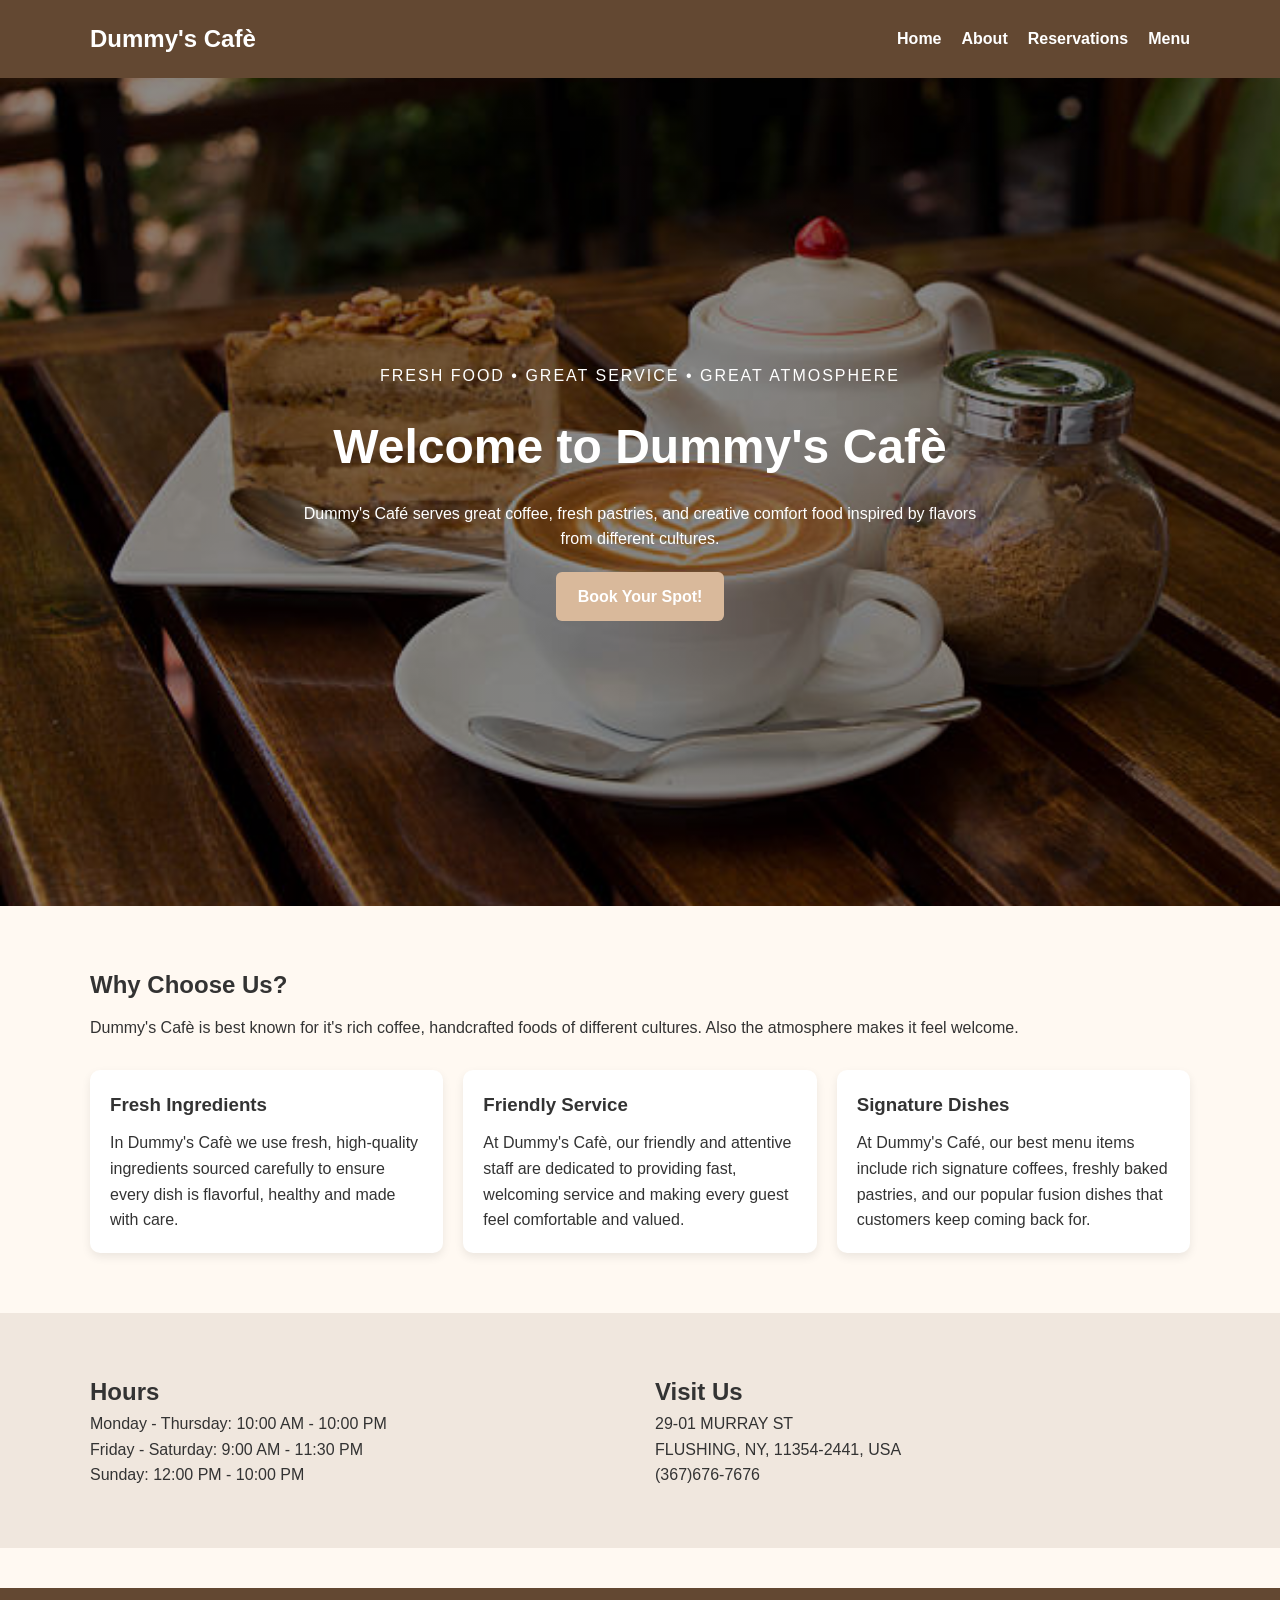
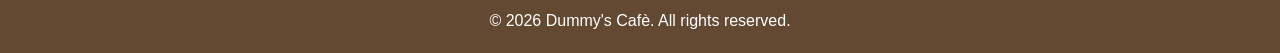
<file: index.html>
<!DOCTYPE html>
<html lang="en">
<head>
<meta charset="UTF-8">
<meta name="viewport" content="width=device-width, initial-scale=1.0">
<title>Restaurant Name | Home</title>




<!-- CHANGE NEEDED:
     Link your CSS file below.
     W3Schools search: HTML link CSS -->
<link rel="stylesheet" href="style.css">
</head>
<body>




<!--
  WHEN THIS PAGE IS WORKING:
  Students should see a dark navigation bar at the top,
  then a large hero image with text and a button in the center,
  then a short welcome section below.
-->




<header class="site-header">
  <nav class="navbar">
    <!-- CHANGE NEEDED:
         Replace "Restaurant Name" with your business name -->
    <h1 class="logo">Dummy's Cafè</h1>




    <!-- CHANGE NEEDED:
         Make sure each link goes to the correct page.
         W3Schools search: HTML links -->
    <ul class="nav-links">
      <li><a href="index.html">Home</a></li>
      <li><a href="about.html">About</a></li>
      <li><a href="reservations.html">Reservations</a></li>
       <li><a href="menu.html">Menu</a></li>
    </ul>
  </nav>
</header>




<main>




  <!--
    HERO SECTION
    WHEN THIS SECTION IS WORKING:
    A large background image should fill most of the screen.
    There should be text on top of the image and a button below the text.




    CHANGE NEEDED:
    - Update the heading
    - Update the paragraph
    - Add your own hero image in the CSS file
    W3Schools search:
    - CSS background image
    - CSS background size
  -->
  <section class="hero">
    <div class="hero-text">
      <p class="tagline">Fresh Food • Great Service • Great Atmosphere</p>
      <h2>Welcome to Dummy's Cafè</h2>
      <p>Dummy's Café serves great coffee, fresh pastries, and creative comfort food inspired by flavors from different cultures.</p>




     




      <!-- CHANGE NEEDED:
           This button should take users to the reservations page -->
      <a href="reservations.html" class="btn">Book Your Spot!</a>
    </div>
  </section>




  <!--
    INTRO SECTION
    WHEN THIS SECTION IS WORKING:
    There should be a clean section under the hero with a heading,
    a short paragraph, and 3 simple boxes describing the restaurant.
  -->
  <section class="content-section">
    <div class="container">
      <h2>Why Choose Us?</h2>
      <p class="section-intro">
       Dummy's Cafè is best known for it's rich coffee, handcrafted foods of different cultures. Also the atmosphere makes it feel welcome.
      </p>




      <!-- CHANGE NEEDED:
           Replace these 3 boxes with your own ideas.
           W3Schools search:
           - CSS flexbox
           - CSS box shadow -->
      <div class="card-row">
        <div class="info-card">
          <h3>Fresh Ingredients</h3>
          <p>In Dummy's Cafè we use fresh, high-quality ingredients sourced carefully to ensure every dish is flavorful, healthy and made with care.</p>
        </div>




        <div class="info-card">
          <h3>Friendly Service</h3>
          <p>At Dummy's Cafè, our friendly and attentive staff are dedicated to providing fast, welcoming service and making every guest feel comfortable and valued.</p>
        </div>




        <div class="info-card">
          <h3>Signature Dishes</h3>
          <p>At Dummy's Café, our best menu items include rich signature coffees, freshly baked pastries, and our popular fusion dishes that customers keep coming back for.
</p>
        </div>
      </div>
    </div>
  </section>




  <!--
    HOURS SECTION
    WHEN THIS SECTION IS WORKING:
    Users should see business hours and location information in a clean layout.
  -->
  <section class="content-section alt-section">
    <div class="container two-column">
      <div>
        <h2>Hours</h2>
        <!-- CHANGE NEEDED:
             Update these hours if needed -->
        <p>Monday - Thursday: 10:00 AM - 10:00 PM</p>
        <p>Friday - Saturday: 9:00 AM - 11:30 PM</p>
        <p>Sunday: 12:00 PM - 10:00 PM</p>
      </div>




      <div>
        <h2>Visit Us</h2>
        <!-- CHANGE NEEDED:
             Replace with your address and phone number -->
        <p>29-01 MURRAY ST </p>
        <p>FLUSHING, NY, 11354-2441, USA</p>
        <p>(367)676-7676 </p>
      </div>
    </div>
  </section>




</main>




<footer class="site-footer">
  <!-- CHANGE NEEDED:
       Replace with your restaurant name -->
  <p>&copy; 2026 Dummy's Cafè. All rights reserved.</p>
</footer>




</body>
</html>
</file>
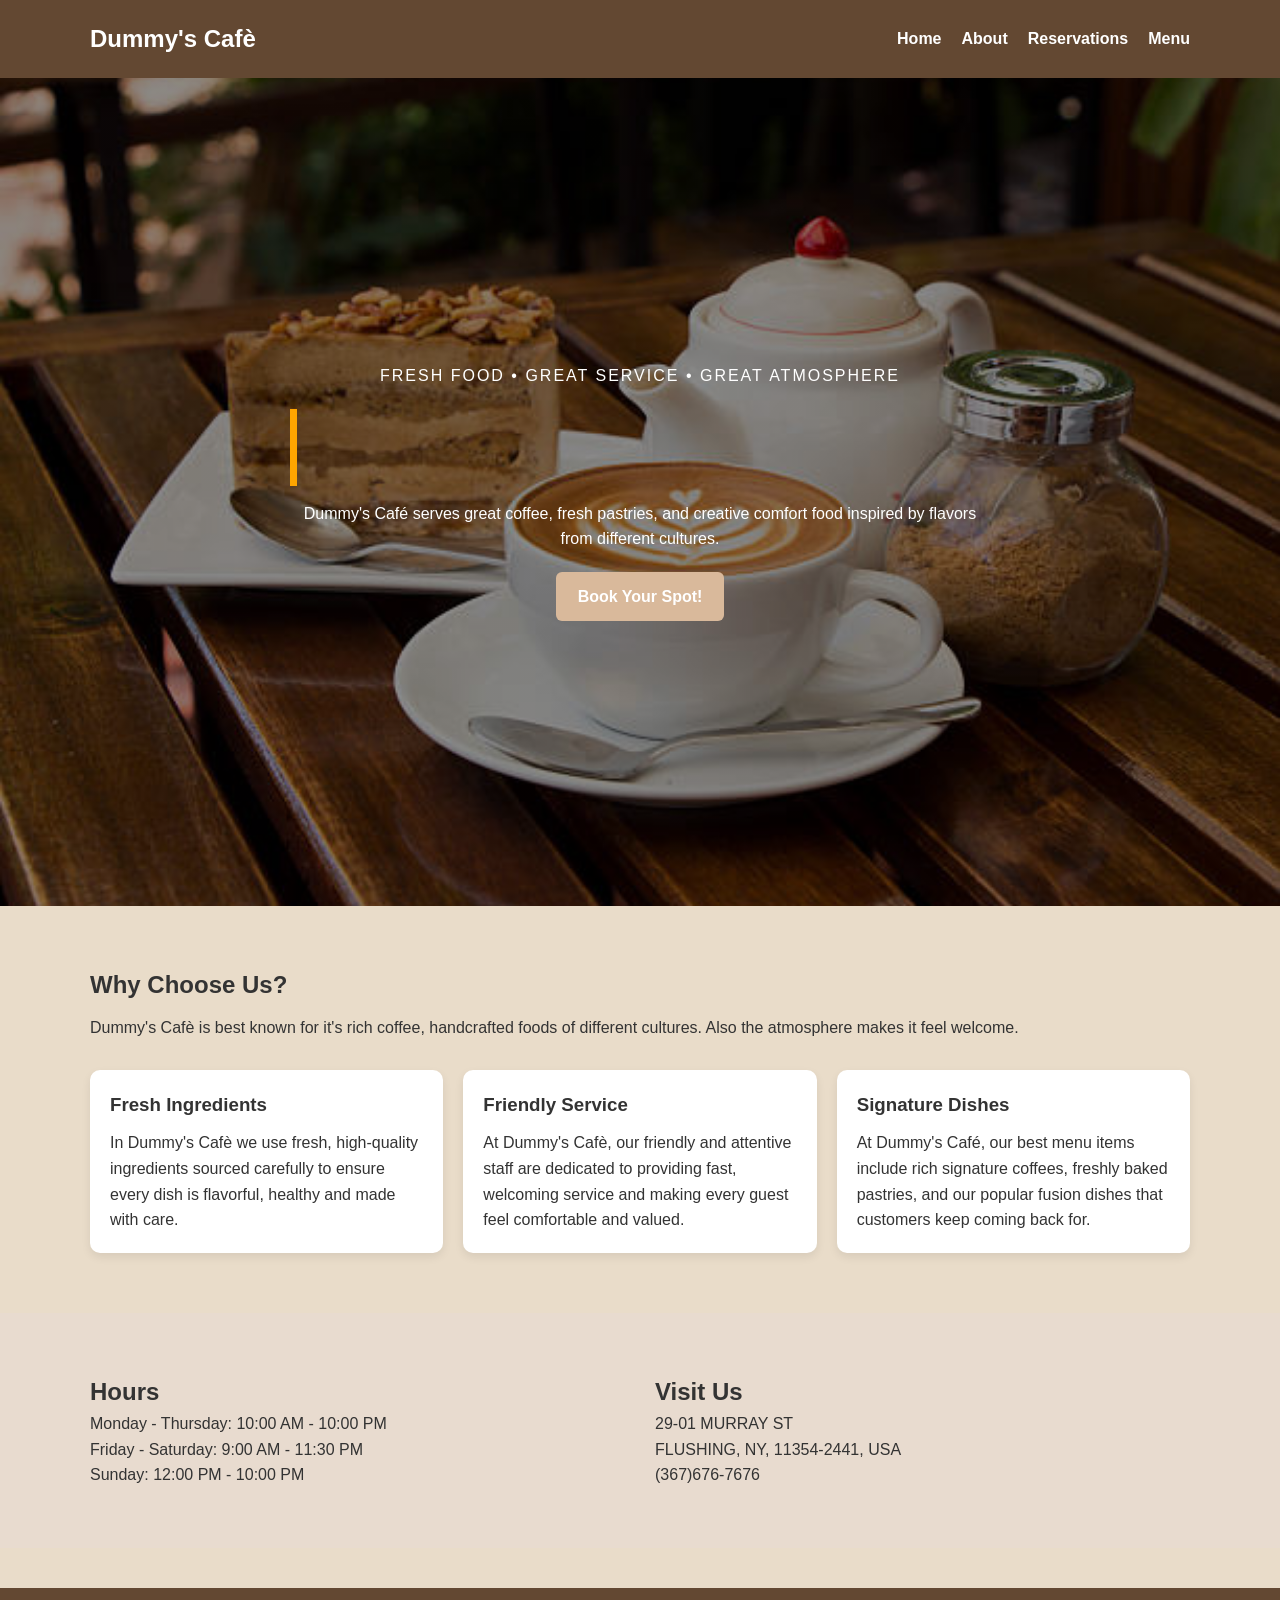
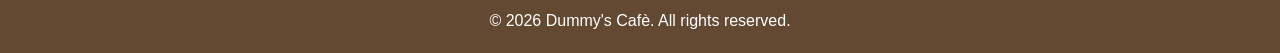
<file: Resturant project/index.html>
<!DOCTYPE html>
<html lang="en">
<head>
<meta charset="UTF-8">
<meta name="viewport" content="width=device-width, initial-scale=1.0">
<title>Restaurant Name | Home</title>




<!-- CHANGE NEEDED:
     Link your CSS file below.
     W3Schools search: HTML link CSS -->
<link rel="stylesheet" href="style.css">
</head>
<body>




<!--
  WHEN THIS PAGE IS WORKING:
  Students should see a dark navigation bar at the top,
  then a large hero image with text and a button in the center,
  then a short welcome section below.
-->




<header class="site-header">
  <nav class="navbar">
    <!-- CHANGE NEEDED:
         Replace "Restaurant Name" with your business name -->
    <h1 class="logo">Dummy's Cafè</h1>




    <!-- CHANGE NEEDED:
         Make sure each link goes to the correct page.
         W3Schools search: HTML links -->
    <ul class="nav-links">
      <li><a href="index.html">Home</a></li>
      <li><a href="about.html">About</a></li>
      <li><a href="reservations.html">Reservations</a></li>
       <li><a href="menu.html">Menu</a></li>
    </ul>
  </nav>
</header>




<main>




  <!--
    HERO SECTION
    WHEN THIS SECTION IS WORKING:
    A large background image should fill most of the screen.
    There should be text on top of the image and a button below the text.




    CHANGE NEEDED:
    - Update the heading
    - Update the paragraph
    - Add your own hero image in the CSS file
    W3Schools search:
    - CSS background image
    - CSS background size
  -->
  <section class="hero">
    <div class="hero-text">
      <p class="tagline">Fresh Food • Great Service • Great Atmosphere</p>
      <h2 class="typewriter">Welcome to Dummy's Cafè</h2>
      <p>Dummy's Café serves great coffee, fresh pastries, and creative comfort food inspired by flavors from different cultures.</p>




     




      <!-- CHANGE NEEDED:
           This button should take users to the reservations page -->
      <a href="reservations.html" class="btn">Book Your Spot!</a>
    </div>
  </section>




  <!--
    INTRO SECTION
    WHEN THIS SECTION IS WORKING:
    There should be a clean section under the hero with a heading,
    a short paragraph, and 3 simple boxes describing the restaurant.
  -->
  <section class="content-section">
    <div class="container">
      <h2>Why Choose Us?</h2>
      <p class="section-intro">
       Dummy's Cafè is best known for it's rich coffee, handcrafted foods of different cultures. Also the atmosphere makes it feel welcome.
      </p>




      <!-- CHANGE NEEDED:
           Replace these 3 boxes with your own ideas.
           W3Schools search:
           - CSS flexbox
           - CSS box shadow -->
      <div class="card-row">
        <div class="info-card">
          <h3>Fresh Ingredients</h3>
          <p>In Dummy's Cafè we use fresh, high-quality ingredients sourced carefully to ensure every dish is flavorful, healthy and made with care.</p>
        </div>




        <div class="info-card">
          <h3>Friendly Service</h3>
          <p>At Dummy's Cafè, our friendly and attentive staff are dedicated to providing fast, welcoming service and making every guest feel comfortable and valued.</p>
        </div>




        <div class="info-card">
          <h3>Signature Dishes</h3>
          <p>At Dummy's Café, our best menu items include rich signature coffees, freshly baked pastries, and our popular fusion dishes that customers keep coming back for.
</p>
        </div>
      </div>
    </div>
  </section>




  <!--
    HOURS SECTION
    WHEN THIS SECTION IS WORKING:
    Users should see business hours and location information in a clean layout.
  -->
  <section class="content-section alt-section">
    <div class="container two-column">
      <div>
        <h2>Hours</h2>
        <!-- CHANGE NEEDED:
             Update these hours if needed -->
        <p>Monday - Thursday: 10:00 AM - 10:00 PM</p>
        <p>Friday - Saturday: 9:00 AM - 11:30 PM</p>
        <p>Sunday: 12:00 PM - 10:00 PM</p>
      </div>




      <div>
        <h2>Visit Us</h2>
        <!-- CHANGE NEEDED:
             Replace with your address and phone number -->
        <p>29-01 MURRAY ST </p>
        <p>FLUSHING, NY, 11354-2441, USA</p>
        <p>(367)676-7676 </p>
      </div>
    </div>
  </section>




</main>




<footer class="site-footer">
  <!-- CHANGE NEEDED:
       Replace with your restaurant name -->
  <p>&copy; 2026 Dummy's Cafè. All rights reserved.</p>
</footer>




</body>
</html>
</file>
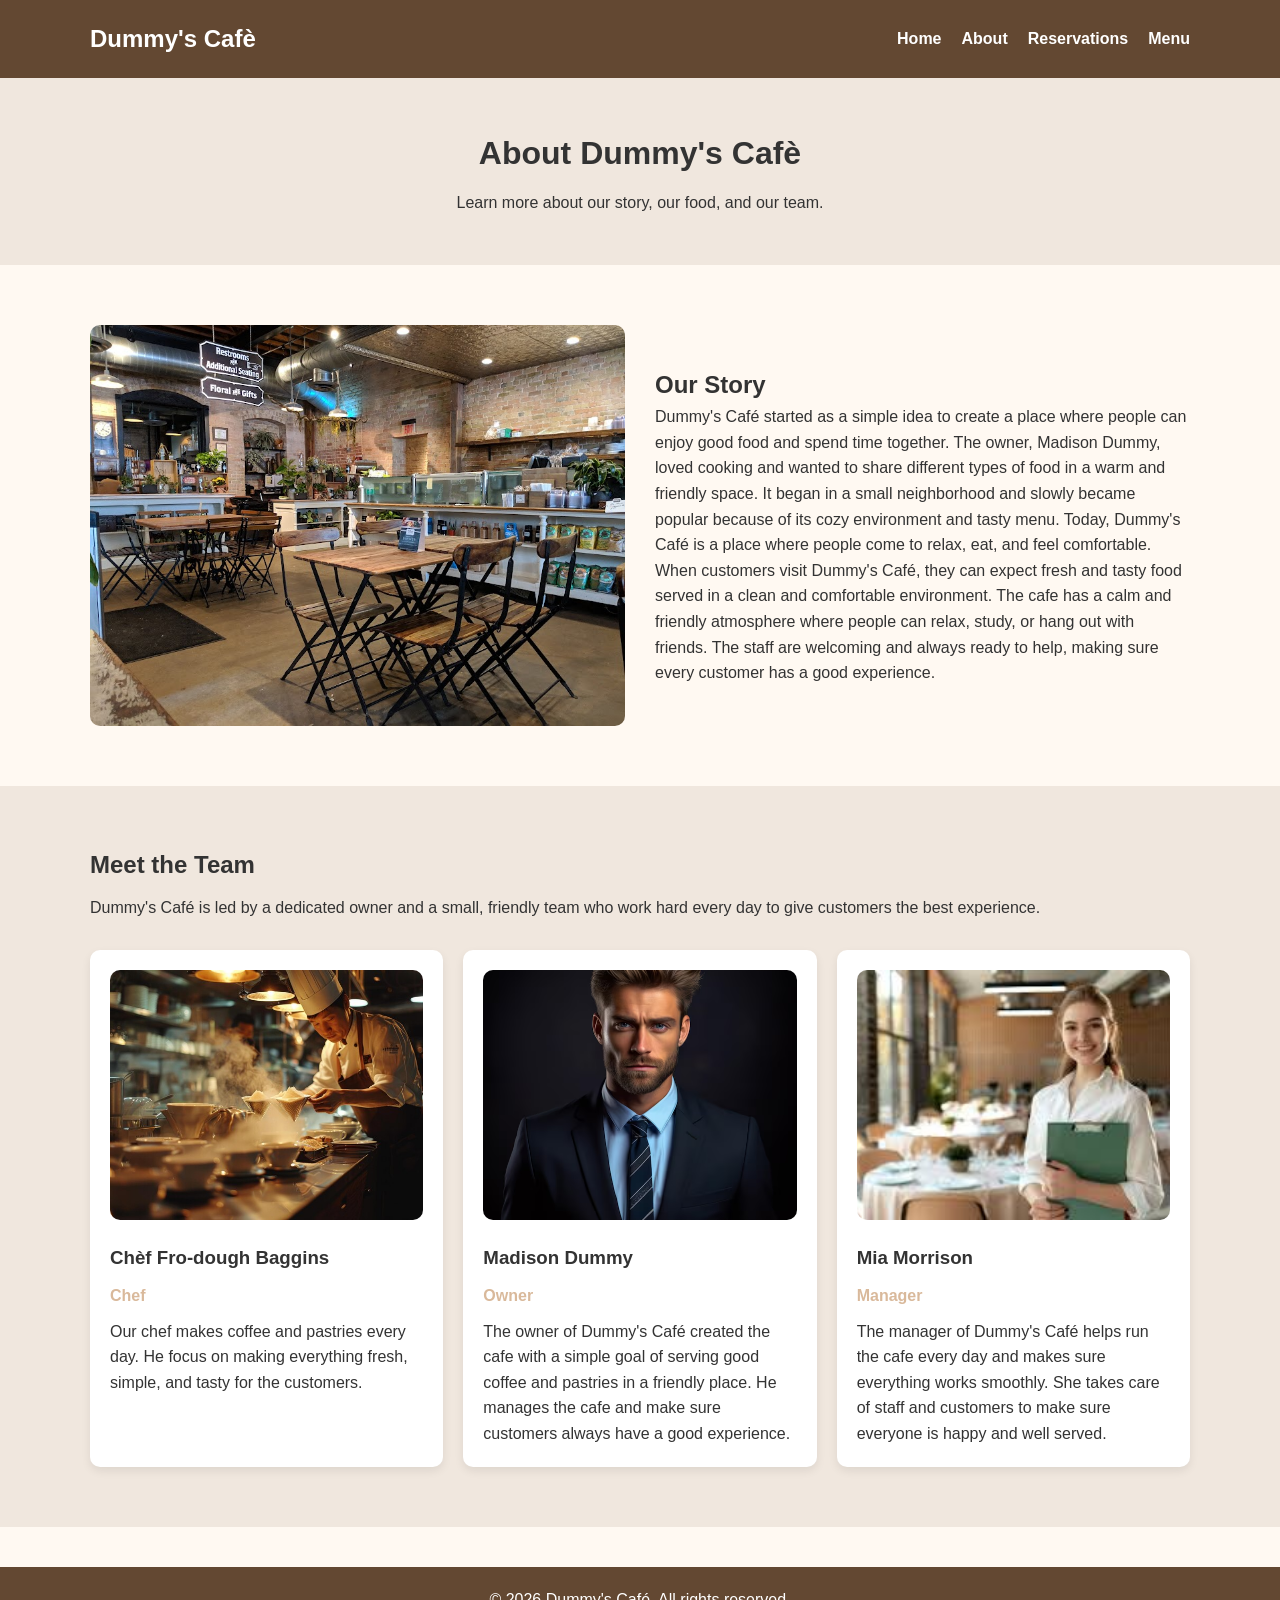
<file: about.html>
<!DOCTYPE html>
<html lang="en">
<head>
<meta charset="UTF-8">
<meta name="viewport" content="width=device-width, initial-scale=1.0">
<title>Restaurant Name | About</title>
<link rel="stylesheet" href="style.css">
</head>
<body>




<!--
  WHEN THIS PAGE IS WORKING:
  Students should see the same navigation at the top,
  then a page heading, then a section with a restaurant photo and story,
  then a section introducing team members.
-->




<header class="site-header">
  <nav class="navbar">
    <h1 class="logo">Dummy's Cafè</h1>
    <ul class="nav-links">
      <li><a href="index.html">Home</a></li>
      <li><a href="about.html">About</a></li>
      <li><a href="reservations.html">Reservations</a></li>
       <li><a href="menu.html">Menu</a></li>
    </ul>
  </nav>
</header>




<main>




  <!--
    PAGE BANNER
    WHEN THIS SECTION IS WORKING:
    This should look like a simple heading area at the top of the page.
  -->
  <section class="page-banner">
    <div class="container">
      <h2>About Dummy's Cafè</h2>
      <p>Learn more about our story, our food, and our team.</p>
    </div>
  </section>




  <!--
    STORY SECTION
    WHEN THIS SECTION IS WORKING:
    There should be an image on one side and text on the other side.
    On smaller screens, the image and text may stack vertically.




    CHANGE NEEDED:
    - Add your own restaurant image
    - Replace the story text
    W3Schools search:
    - HTML images
    - HTML alt attribute
  -->
  <section class="content-section">
    <div class="container two-column">
      <div>
        <img src="resturant.jpg" alt="Photo of the restaurant" class="about-image">
      </div>




      <div>
        <h2>Our Story</h2>
        <p>
          Dummy's Café started as a simple idea to create a place where people can enjoy good food and spend time together. The owner, Madison Dummy, loved cooking and wanted to share different types of food in a warm and friendly space. It began in a small neighborhood and slowly became popular because of its cozy environment and tasty menu. Today, Dummy's Café is a place where people come to relax, eat, and feel comfortable.
        </p>
        <p>
          When customers visit Dummy's Café, they can expect fresh and tasty food served in a clean and comfortable environment. The cafe has a calm and friendly atmosphere where people can relax, study, or hang out with friends. The staff are welcoming and always ready to help, making sure every customer has a good experience.
        </p>
      </div>
    </div>
  </section>




  <!--
    TEAM SECTION
    WHEN THIS SECTION IS WORKING:
    There should be 2 or 3 boxes showing team members.
    Each box should have an image, a name, a role, and a short description.




    CHANGE NEEDED:
    - Replace names
    - Replace roles
    - Replace text
    - Add your own team images
    W3Schools search:
    - CSS border radius
    - CSS object fit
  -->
  <section class="content-section alt-section">
    <div class="container">
      <h2>Meet the Team</h2>
      <p class="section-intro">
        Dummy's Café is led by a dedicated owner and a small, friendly team who work hard every day to give customers the best experience.
      </p>




      <div class="card-row">
        <div class="team-card">
          <img src="che.jpg" alt="Photo of head chef" class="team-image">
          <h3>Chèf Fro-dough Baggins</h3>
          <p class="role">Chef</p>
          <p>Our chef makes coffee and pastries every day. He focus on making everything fresh, simple, and tasty for the customers.</p>
        </div>




        <div class="team-card">
          <img src="owner.avif" alt="Photo of restaurant owner" class="team-image">
          <h3>Madison Dummy</h3>
          <p class="role">Owner</p>
          <p>The owner of Dummy's Café created the cafe with a simple goal of serving good coffee and pastries in a friendly place. He manages the cafe and make sure customers always have a good experience.</p>
        </div>




        <div class="team-card">
          <img src="manager.jpeg" alt="Photo of manager" class="team-image">
          <h3>Mia Morrison</h3>
          <p class="role">Manager</p>
          <p>The manager of Dummy's Café helps run the cafe every day and makes sure everything works smoothly. She takes care of staff and customers to make sure everyone is happy and well served.</p>
        </div>
      </div>
    </div>
  </section>




</main>




<footer class="site-footer">
  <p>&copy; 2026 Dummy's Café. All rights reserved.</p>
</footer>




</body>
</file>
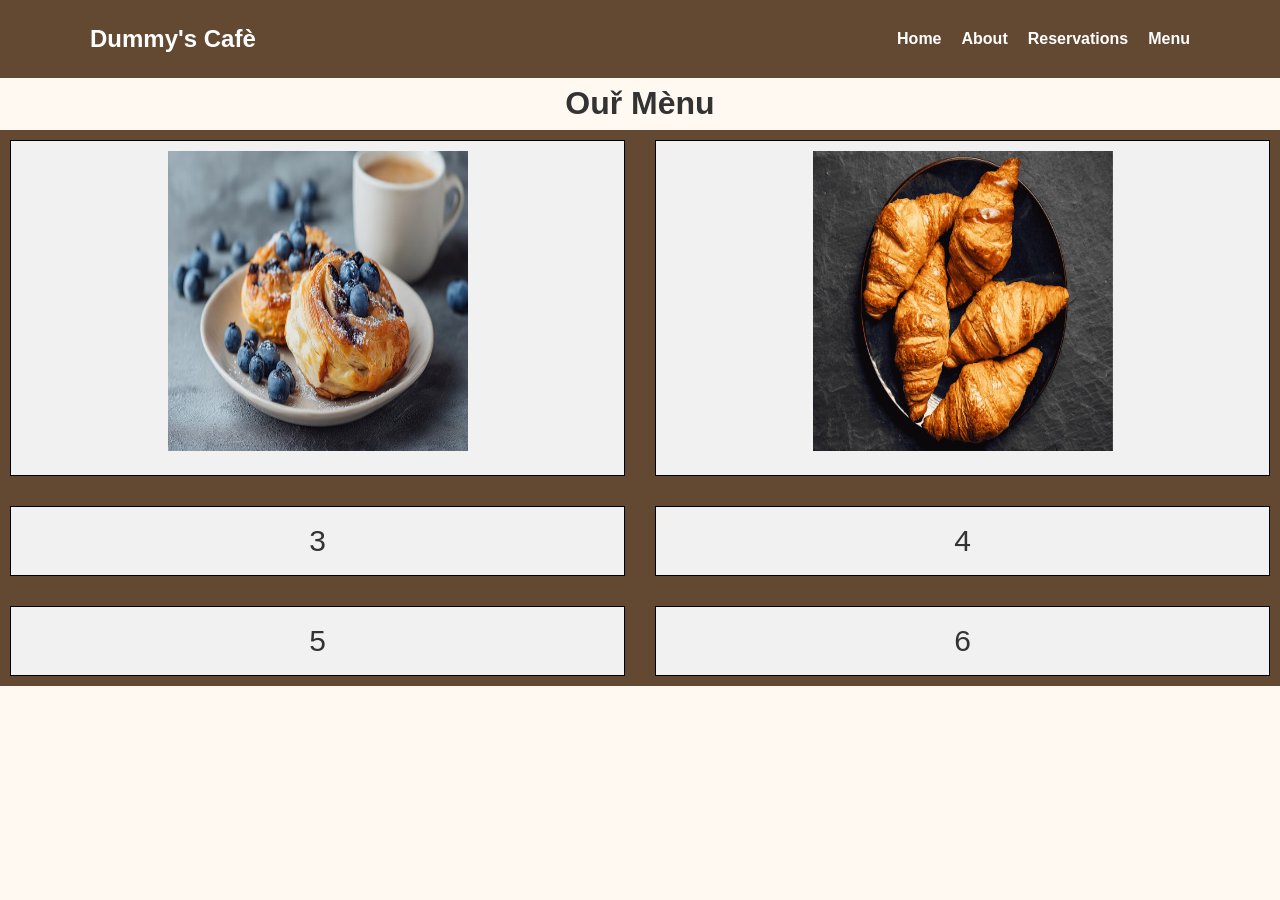
<file: menu.html>
<!DOCTYPE html>
<html lang="en">
<head>
<meta charset="UTF-8">
<meta name="viewport" content="width=device-width, initial-scale=1.0">
<title>Dummy's Cafè | Menu</title>
<link rel="stylesheet" href="style.css">
</head>
<body>








<header class="site-header">
  <nav class="navbar">
    <h1 class="logo">Dummy's Cafè</h1>
    <ul class="nav-links">
      <li><a href="index.html">Home</a></li>
      <li><a href="about.html">About</a></li>
      <li><a href="reservations.html">Reservations</a></li>
      <li><a href="menu.html">Menu</a></li>
    </ul>
  </nav>
</header>


<h1 class="menu1">Ouř Mènu</h1>


<div class="container-grid">
 <div><img class="dan" src="danish.jpg" alt="danish image"></div>
 <div><img class="croi" src="Croissants-article.png" alt="croissant image"></div>
 <div>3</div>
 <div>4</div>
 <div>5</div>
 <div>6</div>
</div>




<!--<footer class="site-footer">
   CHANGE NEEDED:
       Replace with your restaurant name
  <p>&copy; 2026 Dummy's Cafè. All rights reserved.</p>
</footer>-->
</file>
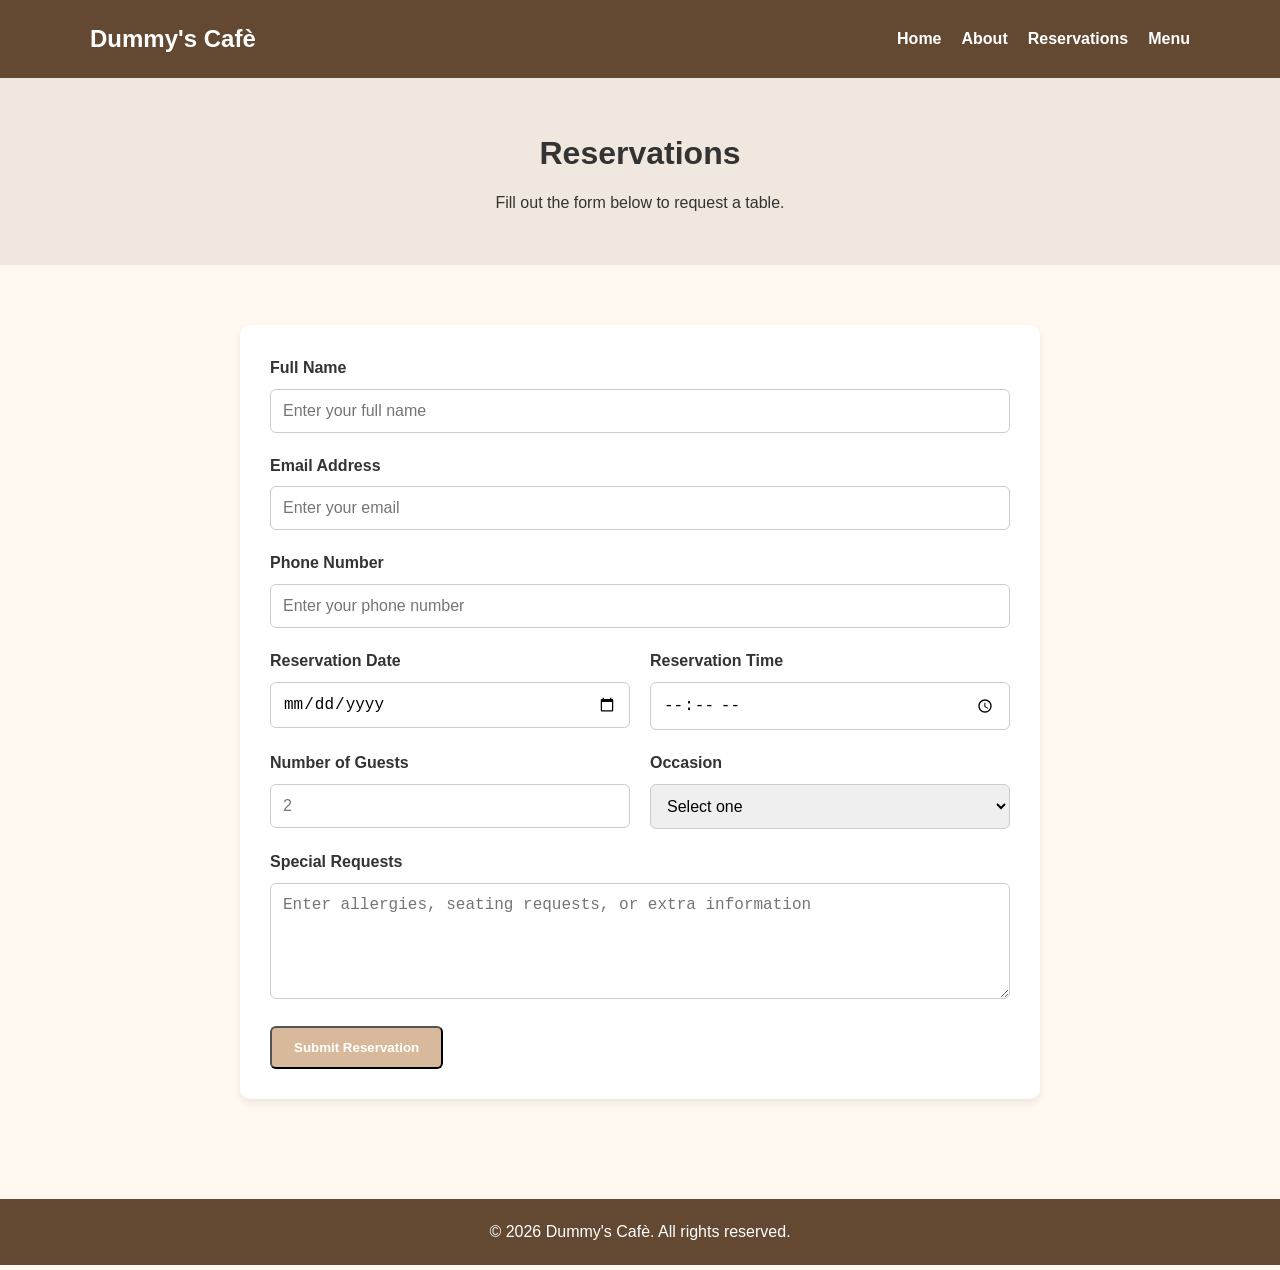
<file: reservations.html>
<!DOCTYPE html>
<html lang="en">
<head>
<meta charset="UTF-8">
<meta name="viewport" content="width=device-width, initial-scale=1.0">
<title>Restaurant Name | Reservations</title>
<link rel="stylesheet" href="style.css">
</head>
<body>




<!--
  WHEN THIS PAGE IS WORKING:
  Students should see a heading and a clean form in the middle of the page.
  The form will NOT actually send data anywhere yet.
  It is only being used to practice HTML forms and CSS styling.
-->




<header class="site-header">
  <nav class="navbar">
    <h1 class="logo">Dummy's Cafè</h1>
    <ul class="nav-links">
      <li><a href="index.html">Home</a></li>
      <li><a href="about.html">About</a></li>
      <li><a href="reservations.html">Reservations</a></li>
       <li><a href="menu.html">Menu</a></li>
    </ul>
  </nav>
</header>




<main>




  <section class="page-banner">
    <div class="container">
      <h2>Reservations</h2>
      <p>Fill out the form below to request a table.</p>
    </div>
  </section>




  <!--
    FORM SECTION
    WHEN THIS SECTION IS WORKING:
    Students should see labeled input boxes with enough spacing between them.




    CHANGE NEEDED:
    Students should check that every label matches an input.
    W3Schools search:
    - HTML forms
    - HTML input types
    - HTML label
    - HTML textarea
    - HTML required
  -->
  <section class="content-section">
    <div class="container form-container">




      <form class="reservation-form" action="#" method="get">




        <div class="form-group">
          <label for="fullname">Full Name</label>
          <input type="text" id="fullname" name="fullname" placeholder="Enter your full name" required>
        </div>




        <div class="form-group">
          <label for="email">Email Address</label>




          <!--
            CHANGE NEEDED:
            Keep type="email" here.
            Students should research why email is better than text.
            W3Schools search: HTML input email
          -->
          <input type="email" id="email" name="email" placeholder="Enter your email" required>
        </div>




        <div class="form-group">
          <label for="phone">Phone Number</label>
          <input type="tel" id="phone" name="phone" placeholder="Enter your phone number" required>
        </div>




        <div class="form-row">
          <div class="form-group">
            <label for="date">Reservation Date</label>
            <input type="date" id="date" name="date" required>
          </div>




          <div class="form-group">
            <label for="time">Reservation Time</label>
            <input type="time" id="time" name="time" required>
          </div>
        </div>




        <div class="form-row">
          <div class="form-group">
            <label for="guests">Number of Guests</label>




            <!--
              CHANGE NEEDED:
              Students should research min and max attributes.
              W3Schools search:
              - HTML input number
              - HTML min max
            -->
            <input type="number" id="guests" name="guests" min="1" max="12" placeholder="2" required>
          </div>




          <div class="form-group">
            <label for="occasion">Occasion</label>




            <!--
              CHANGE NEEDED:
              Students may add more options here.
              W3Schools search:
              - HTML select
              - HTML option
            -->
            <select id="occasion" name="occasion">
              <option value="">Select one</option>
              <option value="birthday">Birthday</option>
              <option value="anniversary">Anniversary</option>
              <option value="family">Family Dinner</option>
              <option value="date-night">Date Night</option>
            </select>
          </div>
        </div>




        <div class="form-group">
          <label for="notes">Special Requests</label>
          <textarea id="notes" name="notes" rows="5" placeholder="Enter allergies, seating requests, or extra information"></textarea>
        </div>




        <button type="submit" class="btn">Submit Reservation</button>
      </form>




    </div>
  </section>




</main>




<footer class="site-footer">
  <p>&copy; 2026 Dummy's Cafè. All rights reserved.</p>
</footer>




</body>
</html>
</file>
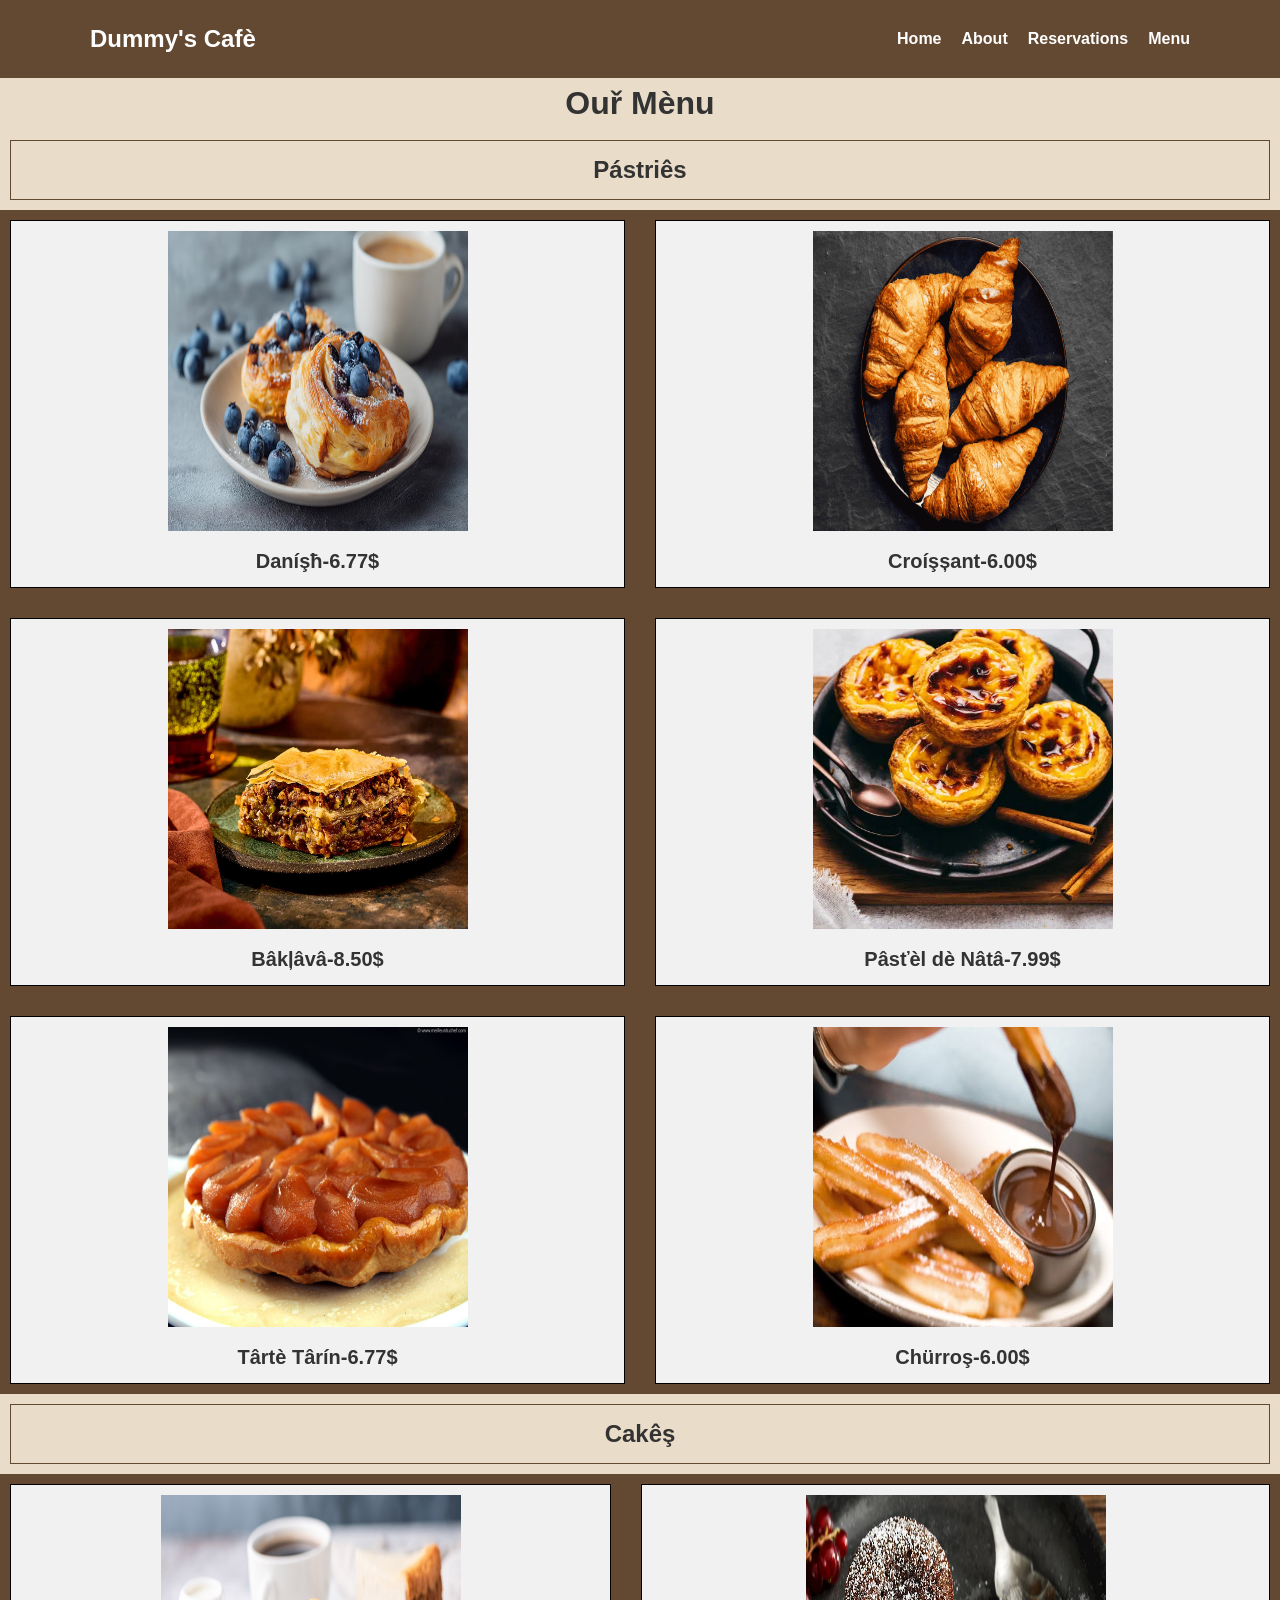
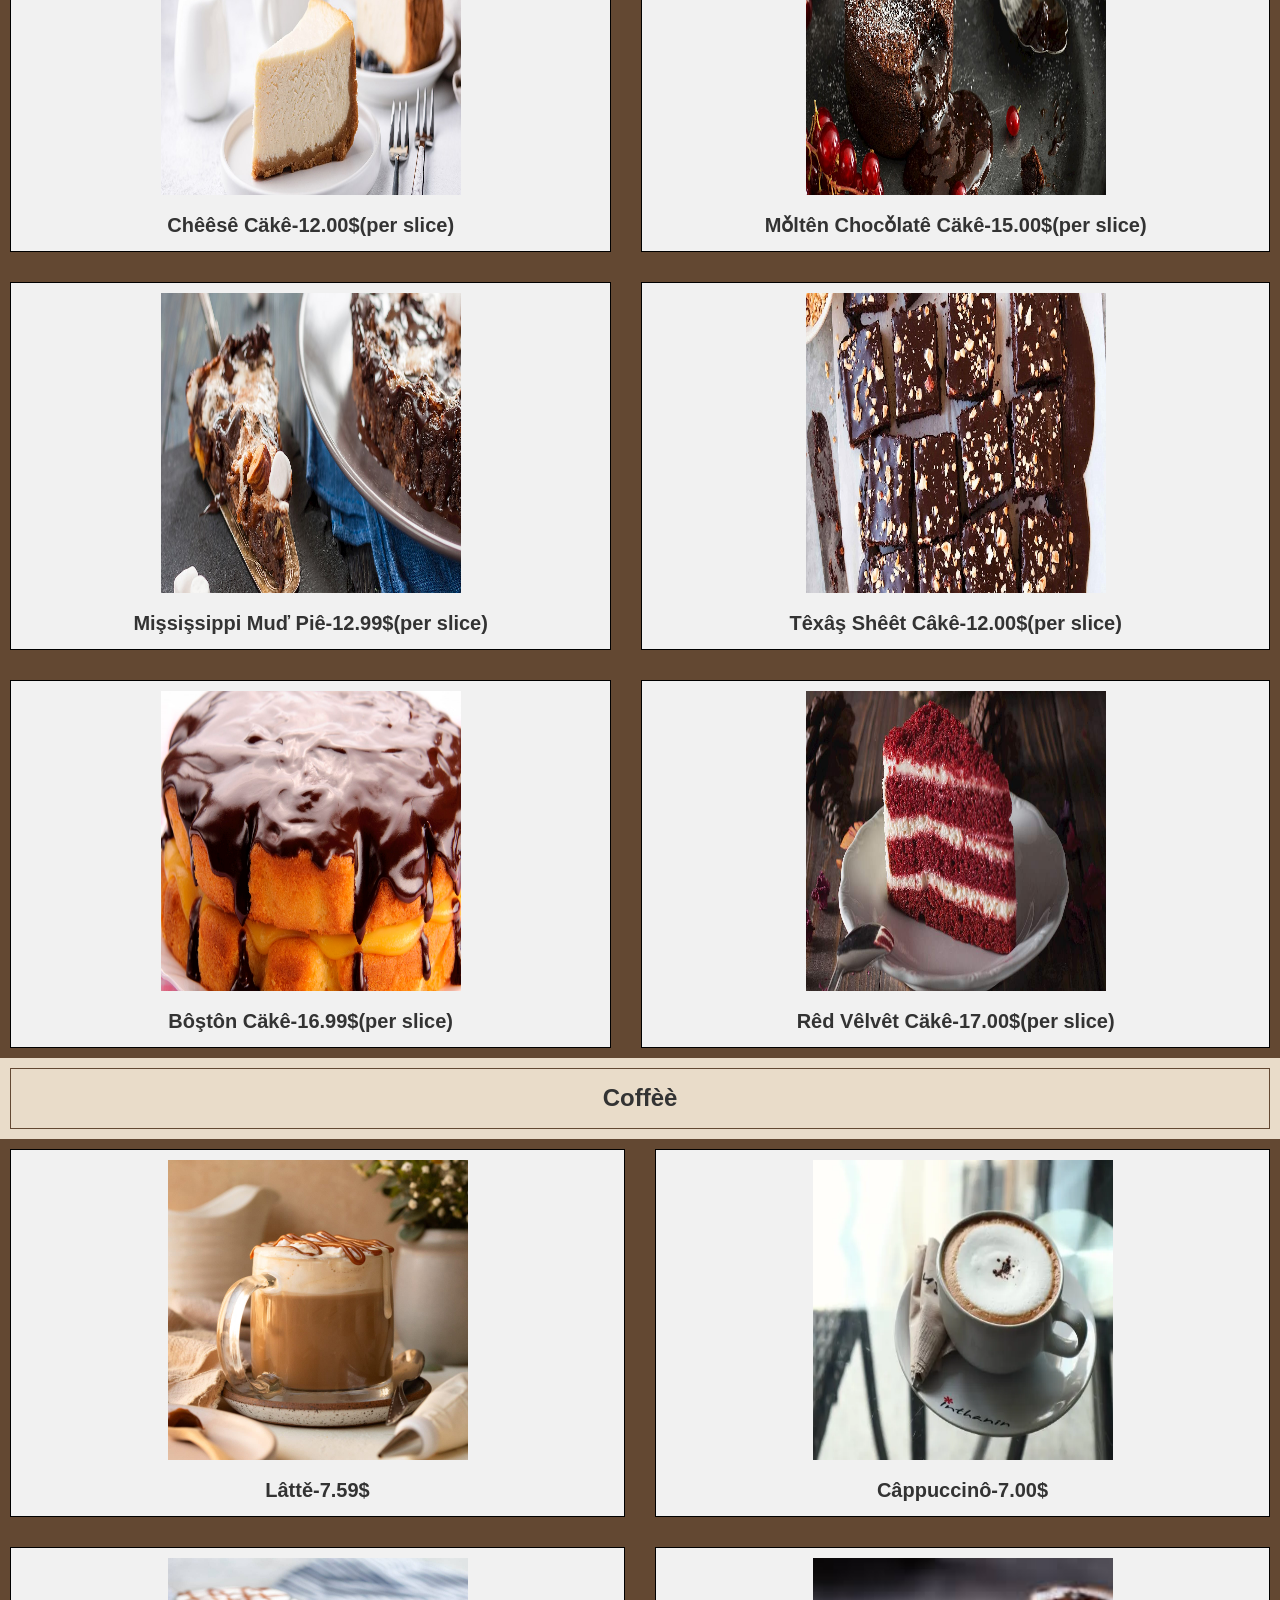
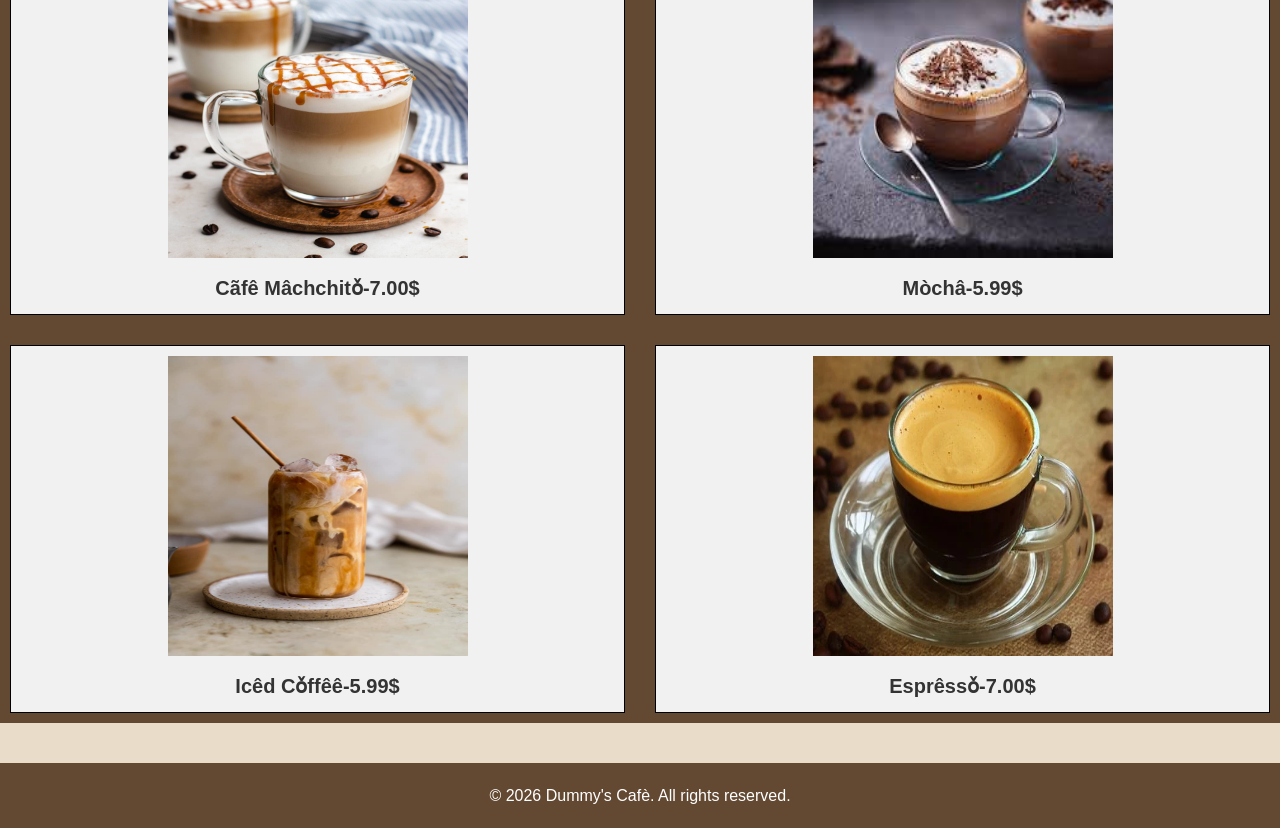
<file: Resturant project/menu.html>
<!DOCTYPE html>
<html lang="en">
<head>
<meta charset="UTF-8">
<meta name="viewport" content="width=device-width, initial-scale=1.0">
<title>Dummy's Cafè | Menu</title>
<link rel="stylesheet" href="style.css">
</head>
<body>
















<header class="site-header">
 <nav class="navbar">
   <h1 class="logo">Dummy's Cafè</h1>
   <ul class="nav-links">
     <li><a href="index.html">Home</a></li>
     <li><a href="about.html">About</a></li>
     <li><a href="reservations.html">Reservations</a></li>
     <li><a href="menu.html">Menu</a></li>
   </ul>
 </nav>
</header>




<h1 class="menu1">Ouř Mènu</h1>


<h2 class="menu2">Pástriês</h2>
<div class="container-grid">
<div><img class="dan" src="danish.jpg" alt="danish image"><h2 class="foodname">Daníşħ-6.77$</h2></div>
<div><img class="croi" src="Croissants-article.png" alt="croissant image"><h2 class="foodname">Croíşșant-6.00$</h2></div>
<div><img class="baklava" src="baklava.jpg" alt="baklava image"><h2 class="foodname">Bâkļâvâ-8.50$</h2></div>
<div><img class="pastel" src="pastel de nata.webp" alt="de nta image"><h2 class="foodname">Pâsťèl dè Nâtâ-7.99$</h2></div>
<div><img class="tarte-tatin" src="tarte-tatin.jpg" alt="tarte-tarin image"><h2 class="foodname">Târtè Târín-6.77$</h2></div>
<div><img class="churros" src="churros.jpg" alt="churros image"><h2 class="foodname">Chürroş-6.00$</h2></div>
</div>




<h2 class="menu2">Cakêş</h2>
<div class="container-grid1">
<div><img class="cc" src="cheese-cake.jpg" alt="cheese cake image"><h2 class="foodname">Chêêsê Cäkê-12.00$(per slice)</h2></div>
<div><img class="c2" src="cake 2.jpg" alt="Molten Chocolate Cake image"><h2 class="foodname">Mǒltên Chocǒlatê Cäkê-15.00$(per slice)</h2></div>
<div><img class="mud" src="mud pie.jpg" alt="Mississippi Mud Pie image"><h2 class="foodname">Mişsişsippi Muď Piê-12.99$(per slice) </h2></div>
<div><img class="texas" src="texas.jpg" alt="Texas Sheet Cake"><h2 class="foodname">Têxâş Shêêt Câkê-12.00$(per slice)</h2></div>
<div><img class="boston" src="boston.jpg" alt="boston image"><h2 class="foodname">Bôştôn Cäkê-16.99$(per slice)</h2></div>
<div><img class="red" src="red.jpg" alt="Red Velvet image"><h2 class="foodname">Rêd Vêlvêt Cäkê-17.00$(per slice)</h2></div>
</div>






<h2 class="menu2">Coffèè</h2>
<div class="container-grid2">
<div><img class="latte" src="latte.jpg" alt="latte image"><h2 class="foodname">Lâttě-7.59$</h2></div>
<div><img class="cap" src="cappuccino.webp" alt="Cappuccino image"><h2 class="foodname">Câppuccinô-7.00$</h2></div>
<div><img class="machito" src="Caffe Machchito.jpg" alt="Machito Image"><h2 class="foodname">Cãfê Mâchchitǒ-7.00$</h2></div>
<div><img class="mocha" src="mocha.jpeg" alt="mocha image"><h2 class="foodname">Mòchâ-5.99$</h2></div>
<div><img class="iced" src="Iced Coffee.jpg" alt="Iced Coffee image"><h2 class="foodname">Icêd Cǒffêê-5.99$</h2></div>
<div><img class="espresso" src="Espresso.webp" alt="Espresso Image"><h2 class="foodname">Esprêssǒ-7.00$</h2></div>
</div>






<footer class="site-footer">
 <p>&copy; 2026 Dummy's Cafè. All rights reserved.</p>
</footer>
</file>
<file: style.css>
/* =====================================================
 BASIC RESET
 WHEN THIS IS WORKING:
 All pages should have cleaner spacing and sizing.




 W3Schools search:
 - CSS box-sizing
 - CSS margin
 - CSS padding
===================================================== */
* {
margin: 0;
padding: 0;
box-sizing: border-box;
}




/* =====================================================
 CHANGE NEEDED:
 Students should change these colors to match their brand.




 WHEN THIS IS WORKING:
 The whole site should have a consistent restaurant theme.




 W3Schools search:
 - CSS colors
 - CSS hex colors
===================================================== */
:root {
--dark: #634832;
--light: #fff9f2;
--accent:  #d9b99b;
--accent-hover:  #d9b99b;
--text: #333333;
--white: #ffffff;
--soft: #f0e7de;
}




/* =====================================================
 BODY STYLES
 WHEN THIS IS WORKING:
 Text should be easy to read and the page should have
 a soft background color.
===================================================== */
body {
font-family: Arial, Helvetica, sans-serif;
background-color: var(--light);
color: var(--text);
line-height: 1.6;
}




/* =====================================================
 CONTAINER
 WHEN THIS IS WORKING:
 Content should not stretch too wide across the screen.
===================================================== */
.container {
width: 90%;
max-width: 1100px;
margin: 0 auto;
}




/* =====================================================
 HEADER + NAVIGATION
 WHEN THIS IS WORKING:
 A dark navigation bar should appear at the top.
 The logo should be on one side and the links on the other.




 W3Schools search:
 - CSS flexbox
 - CSS justify-content
 - CSS align-items
===================================================== */
.site-header {
background-color: var(--dark);
color: var(--white);
}




.navbar {
width: 90%;
max-width: 1100px;
margin: 0 auto;
padding: 20px 0;




display: flex;
justify-content: space-between;
align-items: center;
gap: 20px;
}




.logo {
font-size: 1.5rem;
}




.nav-links {
list-style: none;
display: flex;
gap: 20px;
}




.nav-links a {
color: var(--white);
text-decoration: none;
font-weight: bold;
}




/* CHANGE NEEDED:
 Students can change hover color if they want.
 WHEN THIS IS WORKING:
 Link color should change when the mouse moves over it.




 W3Schools search:
 - CSS hover
*/
.nav-links a:hover {
color: var(--accent);
}




/* =====================================================
 HERO SECTION
 CHANGE NEEDED:
 Replace the hero image file path below with the correct image name.
 Make sure the image is saved inside the images folder.




 WHEN THIS IS WORKING:
 The home page should show a large background image with text
 centered on top of it.




 W3Schools search:
 - CSS background image
 - CSS background size
 - CSS background position
===================================================== */
.hero {
min-height: 92vh;
background-image:
  linear-gradient(rgba(0, 0, 0, 0.45), rgba(0, 0, 0, 0.45)),
  url(main.jpg);
background-size: cover;
background-position: center;
background-repeat: no-repeat;




display: flex;
justify-content: center;
align-items: center;
text-align: center;
padding: 40px;
}




.hero-text {
max-width: 700px;
color: var(--white);
}




.tagline {
font-size: 1rem;
letter-spacing: 2px;
text-transform: uppercase;
margin-bottom: 15px;
}




.hero-text h2 {
font-size: 3rem;
margin-bottom: 15px;
}




.hero-text p {
margin-bottom: 20px;
}




/* =====================================================
 BUTTON
 WHEN THIS IS WORKING:
 Buttons should have color, padding, and rounded corners.
===================================================== */
.btn {
display: inline-block;
background-color: var(--accent);
color: var(--white);
text-decoration: none;
padding: 12px 22px;
border-radius: 6px;
font-weight: bold;
}




.btn:hover {
background-color: var(--accent-hover);
}




/* =====================================================
 PAGE BANNER
 WHEN THIS IS WORKING:
 About and Reservations pages should have a simple heading section.
===================================================== */
.page-banner {
background-color: var(--soft);
text-align: center;
padding: 50px 20px;
}




.page-banner h2 {
font-size: 2rem;
margin-bottom: 10px;
}




/* =====================================================
 CONTENT SECTIONS
 WHEN THIS IS WORKING:
 Each page section should have enough spacing above and below it.
===================================================== */
.content-section {
padding: 60px 0;
}




.alt-section {
background-color: var(--soft);
}




.section-intro {
margin-top: 10px;
margin-bottom: 30px;
}




/* =====================================================
 FLEX LAYOUTS
 WHEN THIS IS WORKING:
 Items should line up next to each other on larger screens.




 W3Schools search:
 - CSS flexbox
 - CSS gap
===================================================== */
.card-row {
display: flex;
gap: 20px;
flex-wrap: wrap;
}




.two-column {
display: flex;
gap: 30px;
flex-wrap: wrap;
align-items: center;
}




.two-column > div {
flex: 1 1 300px;
}




/* =====================================================
 INFO CARDS
 WHEN THIS IS WORKING:
 The three boxes on the home page should have a white background,
 padding, and a slight shadow.




 W3Schools search:
 - CSS box shadow
 - CSS border radius
===================================================== */
.info-card,
.team-card {
background-color: var(--white);
padding: 20px;
border-radius: 10px;
flex: 1 1 250px;
box-shadow: 0 4px 10px rgba(0, 0, 0, 0.08);
}




.info-card h3,
.team-card h3 {
margin-bottom: 10px;
}




.role {
color: var(--accent);
font-weight: bold;
margin-bottom: 10px;
}




/* =====================================================
 ABOUT PAGE IMAGES
 CHANGE NEEDED:
 Make sure image file names match the files in the images folder.




 WHEN THIS IS WORKING:
 Images should fit nicely and not look stretched.
===================================================== */
.about-image {
width: 100%;
display: block;
border-radius: 10px;
}




.team-image {
width: 100%;
height: 250px;
object-fit: cover;
border-radius: 10px;
margin-bottom: 15px;
}




/* =====================================================
 FORM STYLES
 WHEN THIS IS WORKING:
 The reservation form should be centered and easy to read.




 W3Schools search:
 - CSS forms
 - CSS input
===================================================== */
.form-container {
max-width: 800px;
}




.reservation-form {
background-color: var(--white);
padding: 30px;
border-radius: 10px;
box-shadow: 0 4px 10px rgba(0, 0, 0, 0.08);
}




.form-group {
margin-bottom: 20px;
}




.form-row {
display: flex;
gap: 20px;
flex-wrap: wrap;
}




.form-row .form-group {
flex: 1 1 250px;
}




label {
display: block;
margin-bottom: 8px;
font-weight: bold;
}




input,
select,
textarea {
width: 100%;
padding: 12px;
border: 1px solid #cccccc;
border-radius: 6px;
font-size: 1rem;
}




/* CHANGE NEEDED:
 Students can research how :focus works.
 WHEN THIS IS WORKING:
 Inputs should show a colored outline when clicked.




 W3Schools search:
 - CSS focus
*/
input:focus,
select:focus,
textarea:focus {
outline: 2px solid var(--accent);
border-color: var(--accent);
}




/* =====================================================
 FOOTER
 WHEN THIS IS WORKING:
 A dark footer should appear at the bottom of each page.
===================================================== */
.site-footer {
background-color: var(--dark);
color: var(--white);
text-align: center;
padding: 20px;
margin-top: 40px;
}




/* =====================================================
 RESPONSIVE DESIGN
 WHEN THIS IS WORKING:
 On smaller screens, the nav links and columns should stack.




 W3Schools search:
 - CSS media queries
===================================================== */
@media (max-width: 768px) {
.navbar {
  flex-direction: column;
}




.nav-links {
  flex-direction: column;
  align-items: center;
}




.hero-text h2 {
  font-size: 2.2rem;
}




.two-column {
  flex-direction: column;
}
}




/* =====================================================
 OPTIONAL COOL SNIPPETS
 These are NOT required.
 Students can plug them in if they finish early.
===================================================== */




/* OPTIONAL 1: Make cards lift slightly on hover
 W3Schools search:
 - CSS transform
 - CSS transition




.info-card,
.team-card {
transition: transform 0.3s ease;
}




.info-card:hover,
.team-card:hover {
transform: translateY(-8px);
}
*/




/* OPTIONAL 2: Make button grow slightly on hover




.btn {
transition: transform 0.3s ease, background-color 0.3s ease;
}




.btn:hover {
transform: scale(1.05);
}
*/




/* OPTIONAL 3: Add underline animation to nav links




.nav-links a {
position: relative;
}




.nav-links a::after {
content: "";
position: absolute;
left: 0;
bottom: -4px;
width: 0;
height: 2px;
background-color: var(--accent);
transition: width 0.3s ease;
}




.nav-links a:hover::after {
width: 100%;
}
*/


.menu1{
 display: flex;
 justify-content: center;
 align-items: center;
}


.container-grid {
 display: grid;
 grid-template-columns: auto auto;
 background-color: #634832 ;
 padding: 10px;
 gap: 30px;
}
.container-grid div {
 background-color: #f1f1f1;
 border: 1px solid black;
 padding: 10px;
 font-size: 30px;
 text-align: center;
}
.dan{
  height: 300px;
  width:300px;
}
.croi{
  height:300px;
  width: 300px;
}
</file>
<file: Resturant project/style.css>
/* =====================================================
BASIC RESET
WHEN THIS IS WORKING:
All pages should have cleaner spacing and sizing.








W3Schools search:
- CSS box-sizing
- CSS margin
- CSS padding
===================================================== */
* {
margin: 0;
padding: 0;
box-sizing: border-box;
}








/* =====================================================
CHANGE NEEDED:
Students should change these colors to match their brand.








WHEN THIS IS WORKING:
The whole site should have a consistent restaurant theme.








W3Schools search:
- CSS colors
- CSS hex colors
===================================================== */
:root {
--dark: #634832;
--light: #E9DCC9;
--accent:  #d9b99b;
--accent-hover:  #d9b99b;
--text: #333333;
--white: #ffffff;
--soft: #E8DBCF;
}








/* =====================================================
BODY STYLES
WHEN THIS IS WORKING:
Text should be easy to read and the page should have
a soft background color.
===================================================== */
body {
font-family: Arial, Helvetica, sans-serif;
background-color: var(--light);
color: var(--text);
line-height: 1.6;
}








/* =====================================================
CONTAINER
WHEN THIS IS WORKING:
Content should not stretch too wide across the screen.
===================================================== */
.container {
width: 90%;
max-width: 1100px;
margin: 0 auto;
}








/* =====================================================
HEADER + NAVIGATION
WHEN THIS IS WORKING:
A dark navigation bar should appear at the top.
The logo should be on one side and the links on the other.








W3Schools search:
- CSS flexbox
- CSS justify-content
- CSS align-items
===================================================== */
.site-header {
background-color: var(--dark);
color: var(--white);
}








.navbar {
width: 90%;
max-width: 1100px;
margin: 0 auto;
padding: 20px 0;








display: flex;
justify-content: space-between;
align-items: center;
gap: 20px;
}








.logo {
font-size: 1.5rem;
}







.nav-links {
list-style: none;
display: flex;
gap: 20px;
}








.nav-links a {
color: var(--white);
text-decoration: none;
font-weight: bold;
}








/* CHANGE NEEDED:
Students can change hover color if they want.
WHEN THIS IS WORKING:
Link color should change when the mouse moves over it.








W3Schools search:
- CSS hover
*/
.nav-links a:hover {
color: var(--accent);
}








/* =====================================================
HERO SECTION
CHANGE NEEDED:
Replace the hero image file path below with the correct image name.
Make sure the image is saved inside the images folder.








WHEN THIS IS WORKING:
The home page should show a large background image with text
centered on top of it.








W3Schools search:
- CSS background image
- CSS background size
- CSS background position
===================================================== */
.hero {
min-height: 92vh;
background-image:
 linear-gradient(rgba(0, 0, 0, 0.45), rgba(0, 0, 0, 0.45)),
 url(main.jpg);
background-size: cover;
background-position: center;
background-repeat: no-repeat;








display: flex;
justify-content: center;
align-items: center;
text-align: center;
padding: 40px;
}








.hero-text {
max-width: 700px;
color: var(--white);
}








.tagline {
font-size: 1rem;
letter-spacing: 2px;
text-transform: uppercase;
margin-bottom: 15px;
}








.hero-text h2 {
font-size: 3rem;
margin-bottom: 15px;
}








.hero-text p {
margin-bottom: 20px;
}








/* =====================================================
BUTTON
WHEN THIS IS WORKING:
Buttons should have color, padding, and rounded corners.
===================================================== */
.btn {
display: inline-block;
background-color: var(--accent);
color: var(--white);
text-decoration: none;
padding: 12px 22px;
border-radius: 6px;
font-weight: bold;
}








.btn:hover {
background-color: var(--accent-hover);
}








/* =====================================================
PAGE BANNER
WHEN THIS IS WORKING:
About and Reservations pages should have a simple heading section.
===================================================== */
.page-banner {
background-color: var(--soft);
text-align: center;
padding: 50px 20px;
}








.page-banner h2 {
font-size: 2rem;
margin-bottom: 10px;
}








/* =====================================================
CONTENT SECTIONS
WHEN THIS IS WORKING:
Each page section should have enough spacing above and below it.
===================================================== */
.content-section {
padding: 60px 0;
}








.alt-section {
background-color: var(--soft);
}








.section-intro {
margin-top: 10px;
margin-bottom: 30px;
}








/* =====================================================
FLEX LAYOUTS
WHEN THIS IS WORKING:
Items should line up next to each other on larger screens.








W3Schools search:
- CSS flexbox
- CSS gap
===================================================== */
.card-row {
display: flex;
gap: 20px;
flex-wrap: wrap;
}








.two-column {
display: flex;
gap: 30px;
flex-wrap: wrap;
align-items: center;
}








.two-column > div {
flex: 1 1 300px;
}








/* =====================================================
INFO CARDS
WHEN THIS IS WORKING:
The three boxes on the home page should have a white background,
padding, and a slight shadow.








W3Schools search:
- CSS box shadow
- CSS border radius
===================================================== */
.info-card,
.team-card {
background-color: var(--white);
padding: 20px;
border-radius: 10px;
flex: 1 1 250px;
box-shadow: 0 4px 10px rgba(0, 0, 0, 0.08);
}








.info-card h3,
.team-card h3 {
margin-bottom: 10px;
}








.role {
color: var(--accent);
font-weight: bold;
margin-bottom: 10px;
}








/* =====================================================
ABOUT PAGE IMAGES
CHANGE NEEDED:
Make sure image file names match the files in the images folder.








WHEN THIS IS WORKING:
Images should fit nicely and not look stretched.
===================================================== */
.about-image {
width: 100%;
display: block;
border-radius: 10px;
}








.team-image {
width: 100%;
height: 250px;
object-fit: cover;
border-radius: 10px;
margin-bottom: 15px;
}








/* =====================================================
FORM STYLES
WHEN THIS IS WORKING:
The reservation form should be centered and easy to read.








W3Schools search:
- CSS forms
- CSS input
===================================================== */
.form-container {
max-width: 800px;
}








.reservation-form {
background-color: var(--white);
padding: 30px;
border-radius: 10px;
box-shadow: 0 4px 10px rgba(0, 0, 0, 0.08);
}








.form-group {
margin-bottom: 20px;
}








.form-row {
display: flex;
gap: 20px;
flex-wrap: wrap;
}








.form-row .form-group {
flex: 1 1 250px;
}








label {
display: block;
margin-bottom: 8px;
font-weight: bold;
}








input,
select,
textarea {
width: 100%;
padding: 12px;
border: 1px solid #cccccc;
border-radius: 6px;
font-size: 1rem;
}








/* CHANGE NEEDED:
Students can research how :focus works.
WHEN THIS IS WORKING:
Inputs should show a colored outline when clicked.








W3Schools search:
- CSS focus
*/
input:focus,
select:focus,
textarea:focus {
outline: 2px solid var(--accent);
border-color: var(--accent);
}








/* =====================================================
FOOTER
WHEN THIS IS WORKING:
A dark footer should appear at the bottom of each page.
===================================================== */
.site-footer {
background-color: var(--dark);
color: var(--white);
text-align: center;
padding: 20px;
margin-top: 40px;
}








/* =====================================================
RESPONSIVE DESIGN
WHEN THIS IS WORKING:
On smaller screens, the nav links and columns should stack.








W3Schools search:
- CSS media queries
===================================================== */
@media (max-width: 768px) {
.navbar {
 flex-direction: column;
}








.nav-links {
 flex-direction: column;
 align-items: center;
}








.hero-text h2 {
 font-size: 2.2rem;
}








.two-column {
 flex-direction: column;
}
}








/* =====================================================
OPTIONAL COOL SNIPPETS
These are NOT required.
Students can plug them in if they finish early.
===================================================== */








/* OPTIONAL 1: Make cards lift slightly on hover
W3Schools search:
- CSS transform
- CSS transition








.info-card,
.team-card {
transition: transform 0.3s ease;
}








.info-card:hover,
.team-card:hover {
transform: translateY(-8px);
}
*/








/* OPTIONAL 2: Make button grow slightly on hover








.btn {
transition: transform 0.3s ease, background-color 0.3s ease;
}








.btn:hover {
transform: scale(1.05);
}
*/








/* OPTIONAL 3: Add underline animation to nav links








.nav-links a {
position: relative;
}








.nav-links a::after {
content: "";
position: absolute;
left: 0;
bottom: -4px;
width: 0;
height: 2px;
background-color: var(--accent);
transition: width 0.3s ease;
}








.nav-links a:hover::after {
width: 100%;
}
*/




.menu1{
display: flex;
justify-content: center;
align-items: center;
}




.container-grid {
display: grid;
grid-template-columns: auto auto;
background-color: #634832 ;
padding: 10px;
gap: 30px;
}
.container-grid div {
background-color: #f1f1f1;
border: 1px solid black;
padding: 10px;
font-size: 30px;
text-align: center;
}
.dan{
 height: 300px;
 width:300px;
}
.croi{
 height:300px;
 width: 300px;
}
.baklava{
 height:300px;
 width: 300px;
}
.pastel{
 height:300px;
 width: 300px;
}
.tarte-tatin{
 height:300px;
 width: 300px;
}
.churros{
 height:300px;
 width: 300px;
}


.menu2{
padding: 10px;
margin: 10px;
display: flex;
justify-content: center;
border: 1px solid #634832;
}


.container-grid1 {
display: grid;
grid-template-columns: auto auto;
background-color: #634832 ;
padding: 10px;
gap: 30px;
}
.container-grid1 div {
background-color: #f1f1f1;
border: 1px solid black;
padding: 10px;
font-size: 30px;
text-align: center;
}


.cc{
 height: 300px;
 width:300px;
}
.c2{
 height:300px;
 width: 300px;
}
.texas{
 height:300px;
 width: 300px;
}
.mud{
 height:300px;
 width: 300px;
}
.boston{
 height:300px;
 width: 300px;
}
.red{
 height:300px;
 width: 300px;
}




.container-grid2 {
display: grid;
grid-template-columns: auto auto;
background-color: #634832 ;
padding: 10px;
gap: 30px;
}
.container-grid2 div {
background-color: #f1f1f1;
border: 1px solid black;
padding: 10px;
font-size: 30px;
text-align: center;
}


.latte{
 height: 300px;
 width:300px;
}
.cap{
 height:300px;
 width: 300px;
}
.machito{
 height:300px;
 width: 300px;
}
.mocha{
 height:300px;
 width: 300px;
}
.iced{
 height:300px;
 width: 300px;
}
.espresso{
 height:300px;
 width: 300px;
}
.foodname{
 font-size: 20px;
}
.reservation-form{
    background: #8D6944;
}
.form-group{
    color: #FFFDD0;
}
.typewriter{
     overflow: hidden; /* Hides text */
  border-right: .15em solid orange; /* Cursor */
  white-space: nowrap; /* Single line */
  width: 0; /* Starts hidden */
  animation: 
    typing 3.5s steps(30, end) infinite,
    blink-caret .75s step-end infinite;
}
@keyframes typing {
  from { width: 0 }
  to { width: 100% }
}

@keyframes blink-caret {
  from, to { border-color: transparent }
  50% { border-color: #d9b99b; }
}
</file>
